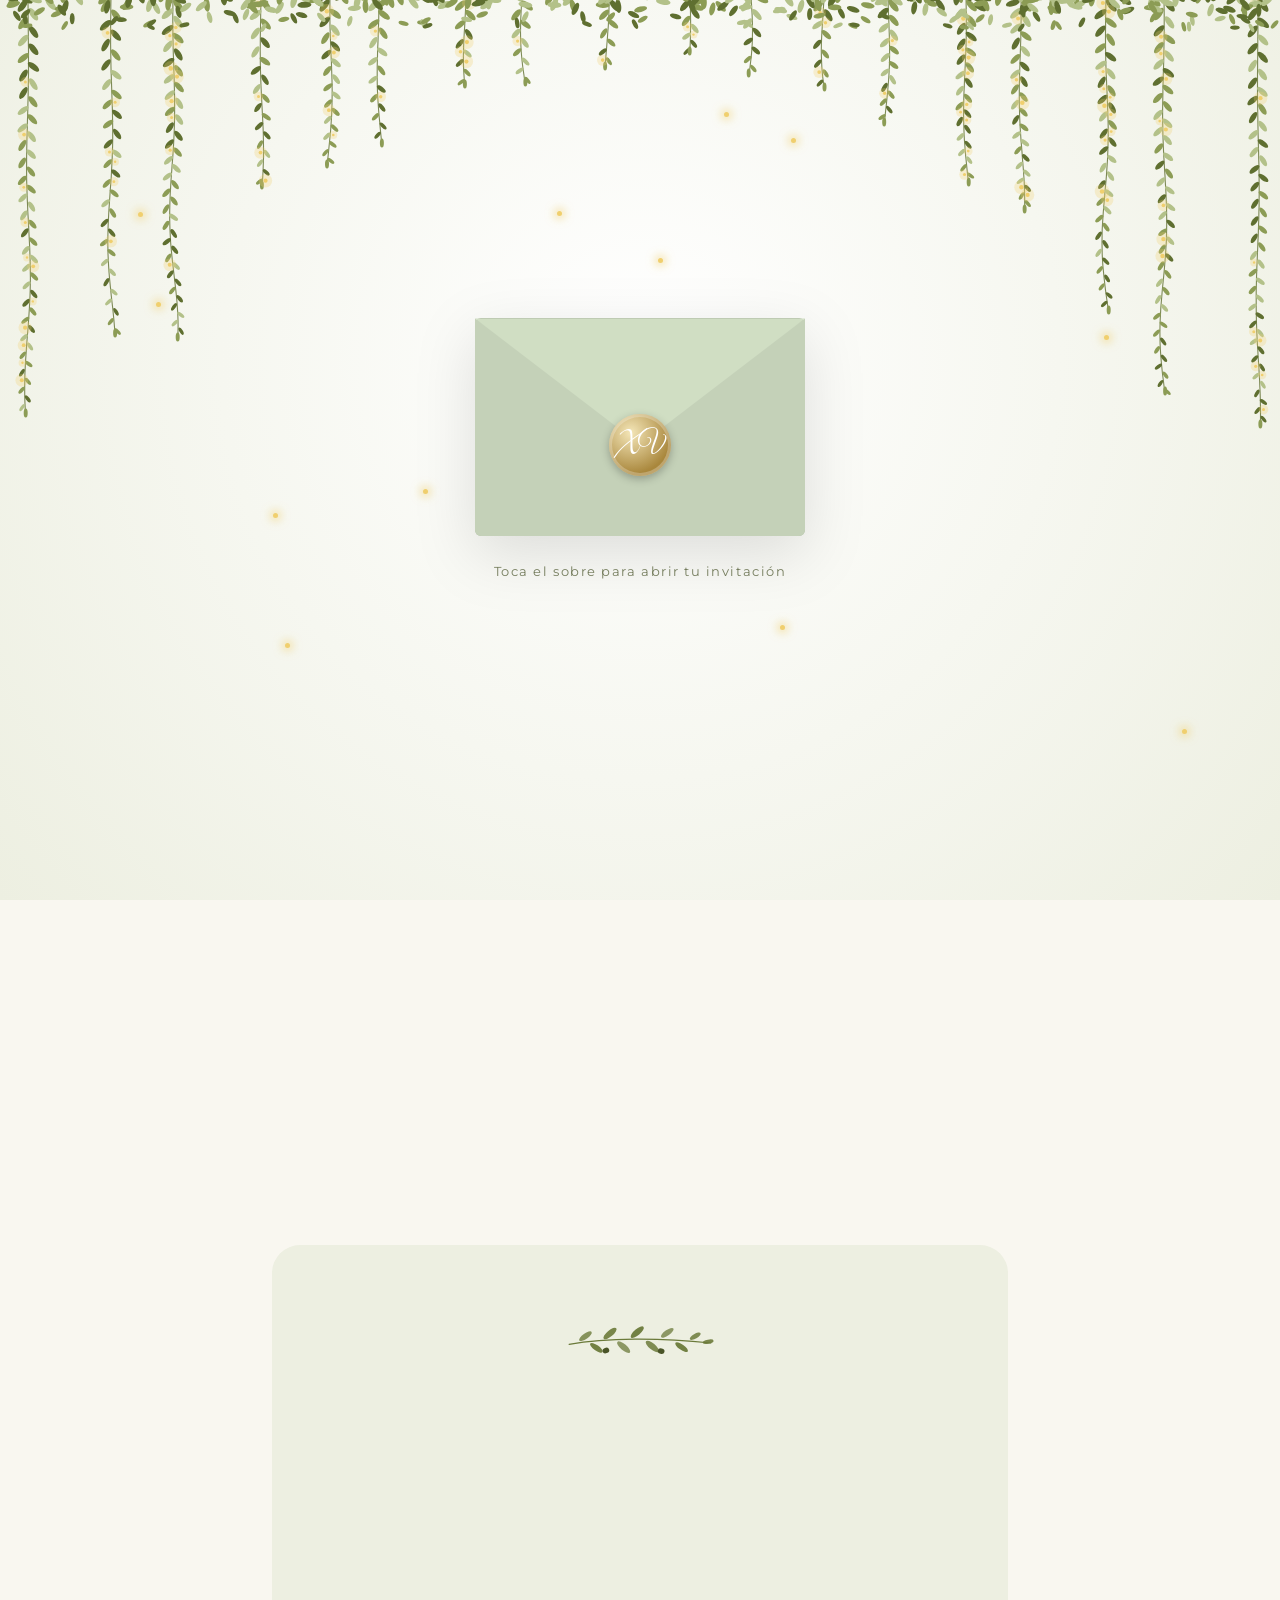
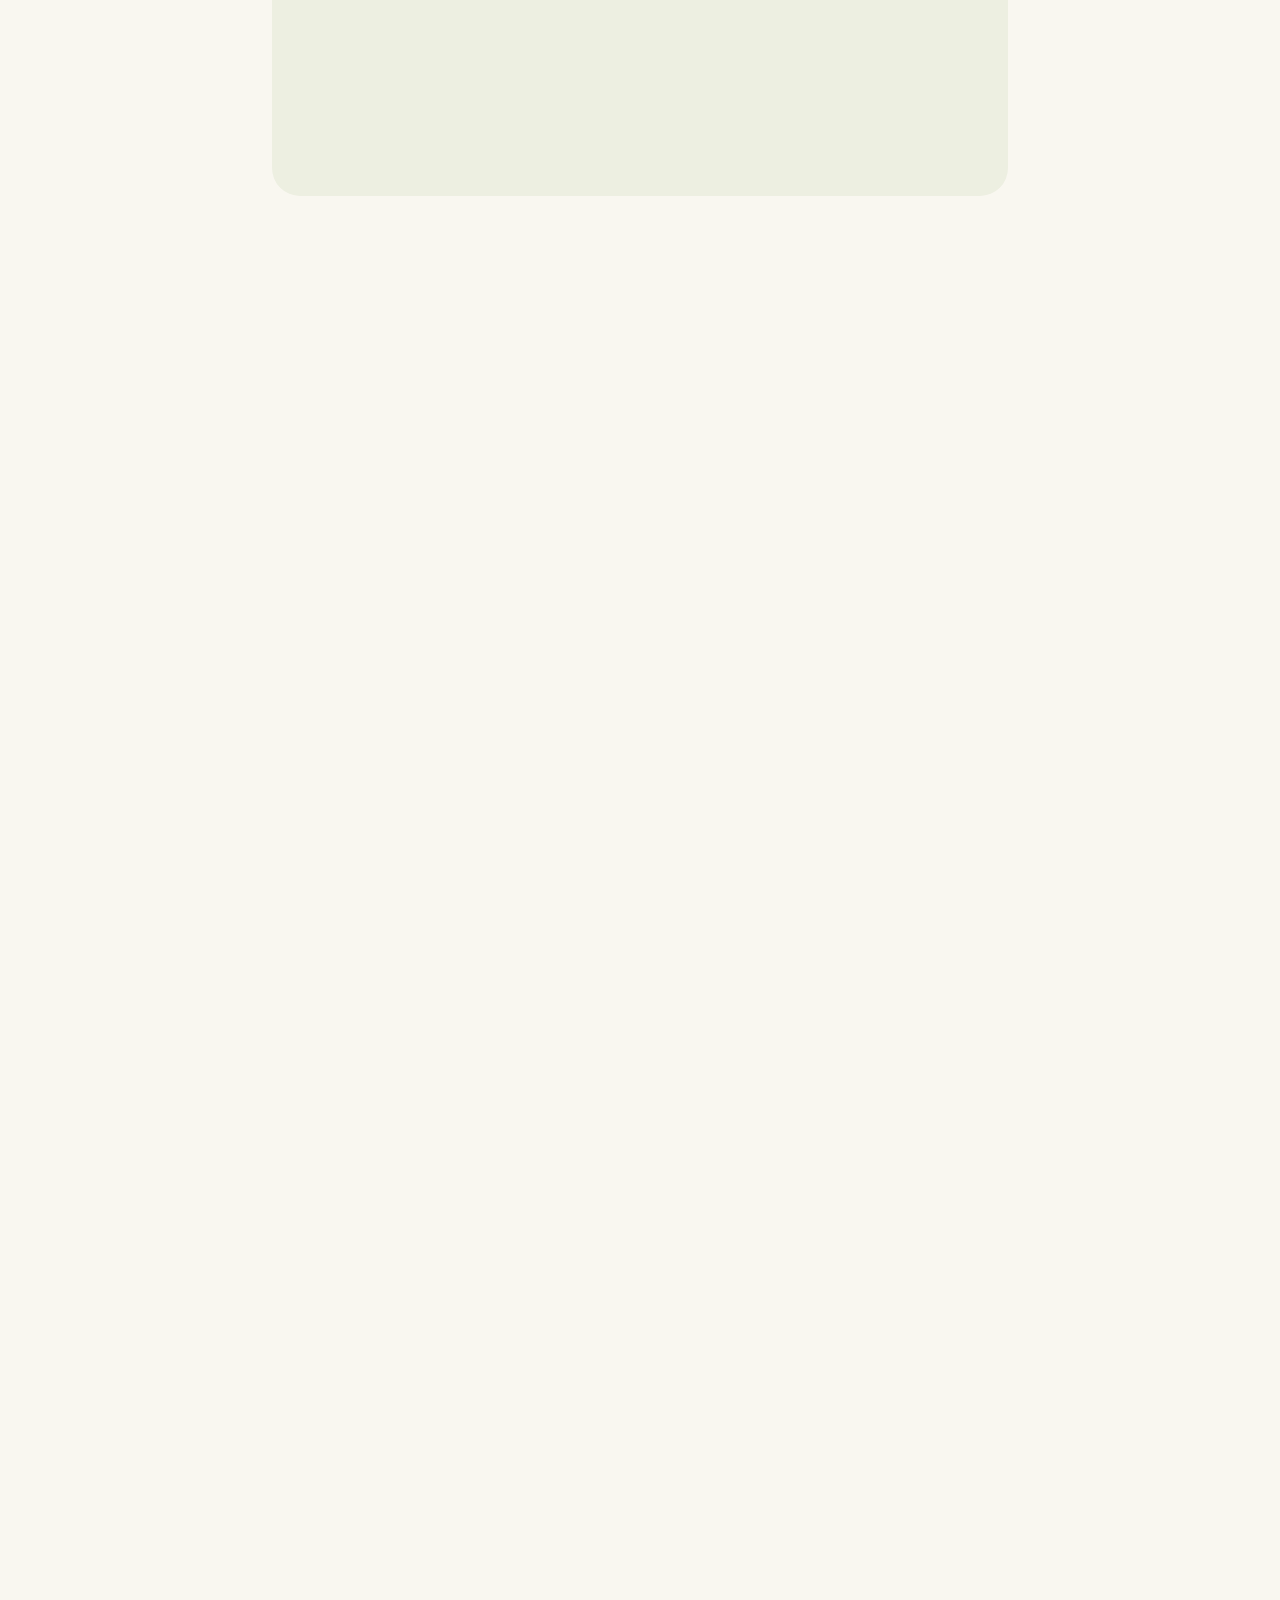
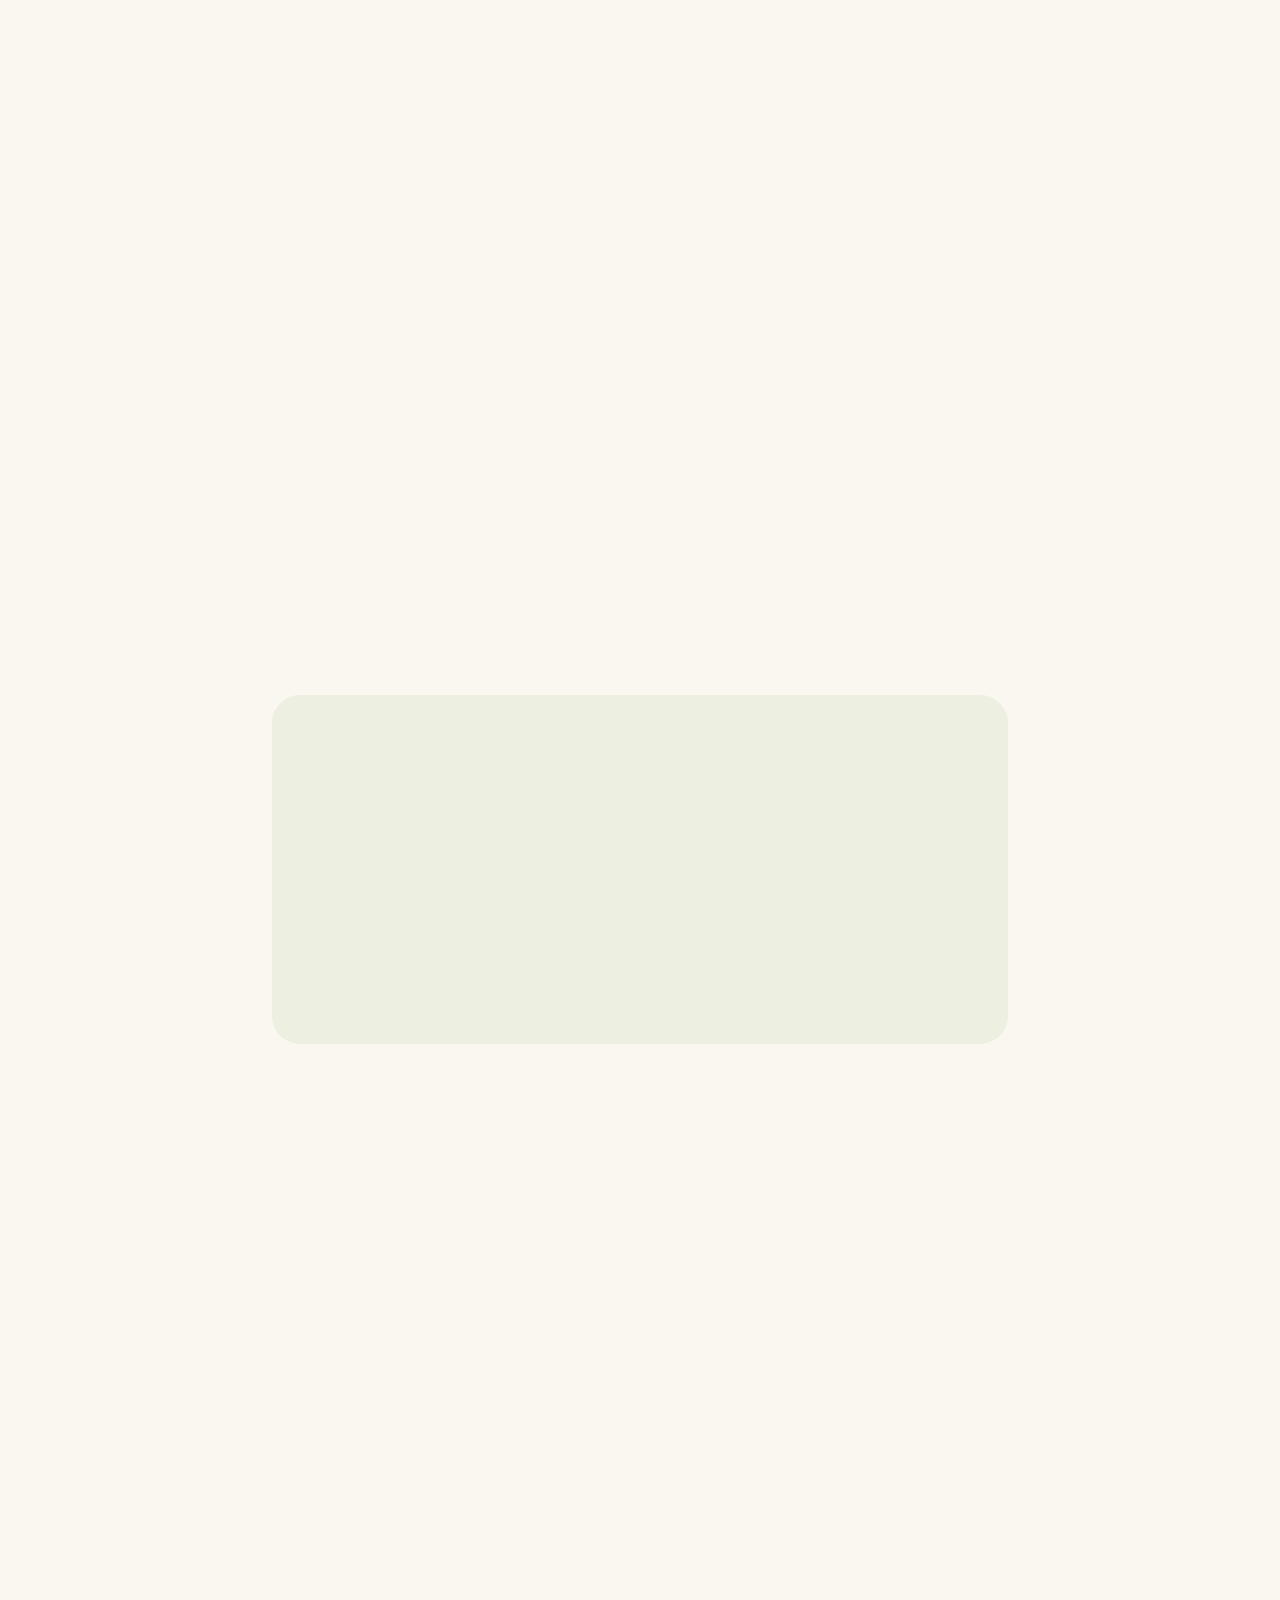
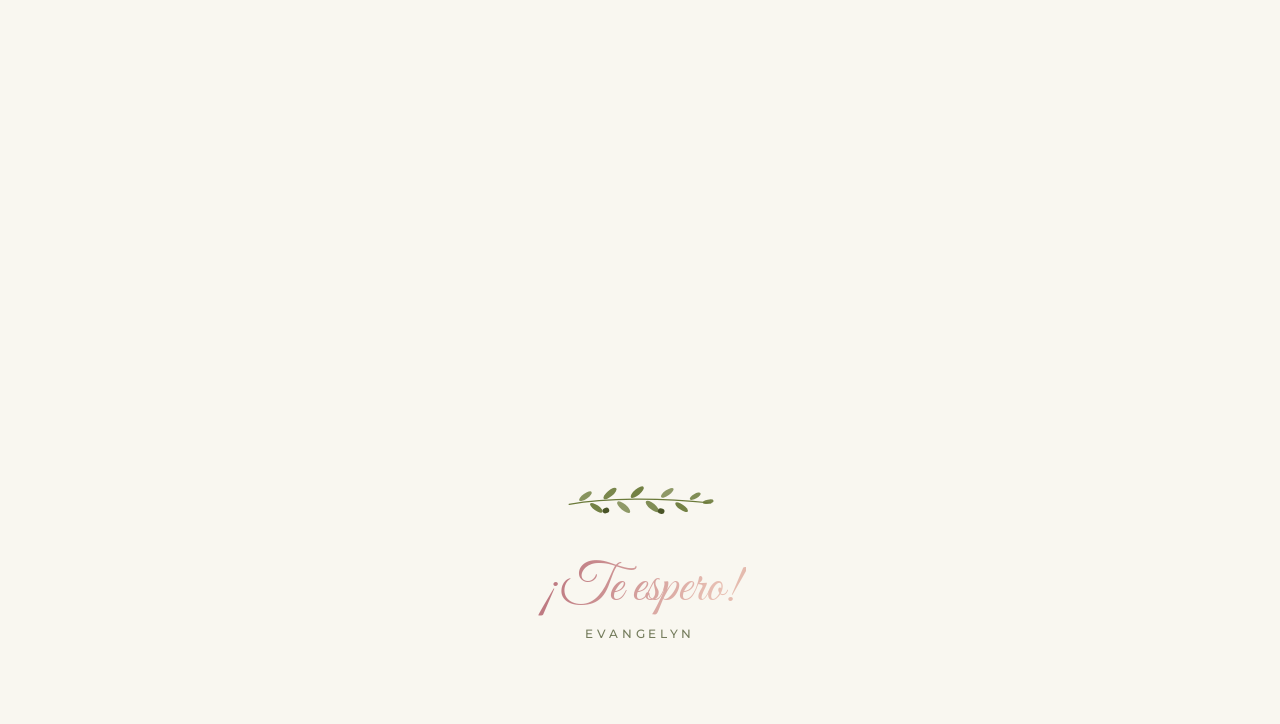
<file: index.html>
<!doctype html>
<html lang="es" data-theme="olivo">
<head>
  <meta charset="utf-8">
  <meta name="viewport" content="width=device-width, initial-scale=1">
  <title>Mis XV Años</title>
  <meta name="description" content="Estás invitado a celebrar mis XV años. Abre tu invitación y confirma tu asistencia.">
  <meta property="og:title" content="Mis XV Años · Invitación">
  <meta property="og:description" content="Abre tu invitación y confirma tu asistencia.">
  <meta property="og:type" content="website">
  <meta name="theme-color" content="#F9F7F0">
  <link rel="preconnect" href="https://fonts.googleapis.com">
  <link rel="preconnect" href="https://fonts.gstatic.com" crossorigin>
  <link href="https://fonts.googleapis.com/css2?family=Cormorant+Garamond:ital,wght@0,400;0,500;0,600;1,400&family=Amatic+SC:wght@700&family=Great+Vibes&family=Montserrat:wght@400;500;600&display=swap" rel="stylesheet">
  <link rel="stylesheet" href="css/styles.css?v=12">
  <script src="js/config.js?v=12"></script>
</head>
<body class="bloqueado">

  <!-- Símbolos SVG reutilizables -->
  <svg width="0" height="0" style="position:absolute" aria-hidden="true">
    <symbol id="rama" viewBox="0 0 220 70">
      <path d="M6 40 C60 30 140 30 214 38" fill="none" stroke="currentColor" stroke-width="1.6" stroke-linecap="round"/>
      <g fill="currentColor">
        <circle cx="28" cy="27" r="9" opacity=".75"/>
        <circle cx="50" cy="45" r="9" opacity=".9"/>
        <circle cx="75" cy="23" r="10" opacity=".85"/>
        <circle cx="100" cy="44" r="10" opacity=".7"/>
        <circle cx="125" cy="22" r="10" opacity=".9"/>
        <circle cx="150" cy="43" r="9" opacity=".8"/>
        <circle cx="172" cy="26" r="8" opacity=".7"/>
        <circle cx="192" cy="43" r="7" opacity=".9"/>
        <circle cx="212" cy="37" r="5" opacity=".8"/>
      </g>
    </symbol>
    <symbol id="rama-olivo" viewBox="0 0 220 70">
      <path d="M6 40 C60 30 140 30 214 38" fill="none" stroke="currentColor" stroke-width="1.6" stroke-linecap="round"/>
      <g fill="currentColor">
        <ellipse cx="30" cy="28" rx="4" ry="11" transform="rotate(55 30 28)" opacity=".8"/>
        <ellipse cx="46" cy="45" rx="4" ry="11" transform="rotate(-55 46 45)" opacity=".95"/>
        <ellipse cx="66" cy="24" rx="4.5" ry="12" transform="rotate(50 66 24)" opacity=".9"/>
        <ellipse cx="86" cy="44" rx="4.5" ry="12" transform="rotate(-50 86 44)" opacity=".75"/>
        <ellipse cx="106" cy="22" rx="4.5" ry="12" transform="rotate(50 106 22)" opacity=".95"/>
        <ellipse cx="128" cy="43" rx="4.5" ry="12" transform="rotate(-50 128 43)" opacity=".85"/>
        <ellipse cx="150" cy="23" rx="4" ry="11" transform="rotate(55 150 23)" opacity=".75"/>
        <ellipse cx="171" cy="44" rx="4" ry="11" transform="rotate(-55 171 44)" opacity=".95"/>
        <ellipse cx="191" cy="28" rx="3.5" ry="9" transform="rotate(60 191 28)" opacity=".85"/>
        <ellipse cx="210" cy="36" rx="3" ry="8" transform="rotate(80 210 36)" opacity=".9"/>
      </g>
      <g style="fill: var(--aceituna, currentColor)">
        <ellipse cx="60" cy="49" rx="5" ry="4" transform="rotate(-20 60 49)"/>
        <ellipse cx="141" cy="50" rx="5" ry="4" transform="rotate(15 141 50)"/>
      </g>
      <!-- Flores silvestres: solo visibles en el tema rural -->
      <g style="fill: var(--flor, none)">
        <circle cx="84" cy="14" r="3"/><circle cx="89" cy="11" r="3"/><circle cx="94" cy="14" r="3"/><circle cx="91" cy="19" r="3"/><circle cx="86" cy="19" r="3"/>
        <circle cx="160" cy="56" r="2.6"/><circle cx="165" cy="53" r="2.6"/><circle cx="169" cy="57" r="2.6"/><circle cx="166" cy="61" r="2.6"/><circle cx="161" cy="61" r="2.6"/>
      </g>
      <g style="fill: var(--flor-centro, none)">
        <circle cx="89" cy="15.5" r="1.8"/><circle cx="164.5" cy="57.5" r="1.5"/>
      </g>
    </symbol>
    <symbol id="i-iglesia" viewBox="0 0 24 24"><path fill="none" stroke="currentColor" stroke-width="1.5" stroke-linejoin="round" d="M12 2v4M10 4h4M12 6l-5 5v10h10V11zM4 21h16M10 21v-4a2 2 0 0 1 4 0v4"/></symbol>
    <symbol id="i-copa" viewBox="0 0 24 24"><path fill="none" stroke="currentColor" stroke-width="1.5" stroke-linecap="round" d="M7 3h10l-1 7a4 4 0 0 1-8 0zM12 14v6M8 21h8M7.5 7h9"/></symbol>
  </svg>

  <!-- Sobre de apertura -->
  <div class="intro" id="intro">
    <div class="enredadera" data-vinas="18" aria-hidden="true"></div>
    <p class="intro__para" data-invitado hidden>Para: <span data-invitado-nombre></span></p>
    <button class="sobre" id="abrir" type="button" aria-label="Abrir invitación">
      <span class="sobre__fondo"></span>
      <span class="sobre__carta">
        <span class="carta__xv">XV</span>
        <span class="carta__nombre" data-campo="nombre">Nombre</span>
      </span>
      <span class="sobre__frente"></span>
      <span class="sobre__solapa"></span>
      <span class="sobre__sello">XV</span>
    </button>
    <p class="intro__ayuda">Toca el sobre para abrir tu invitación</p>
  </div>

  <div class="petalos" id="petalos" aria-hidden="true"></div>

  <main id="contenido">

    <!-- Portada -->
    <section class="portada">
      <div class="enredadera" data-vinas="22" aria-hidden="true"></div>
      <svg class="rama rama--sup" aria-hidden="true"><use href="#rama"/></svg>
      <p class="etiqueta revelar">Mis XV Años</p>
      <h1 class="nombre metal revelar" data-campo="nombre">Nombre</h1>
      <p class="portada__fecha revelar" data-campo="fechaTexto"></p>
      <p class="portada__saludo revelar" data-invitado hidden>
        <span data-invitado-nombre></span>, tenemos el honor de invitarte a celebrar este día tan especial.
      </p>
      <svg class="rama rama--inf" aria-hidden="true"><use href="#rama"/></svg>
      <a class="bajar" href="#cuenta" aria-label="Ver más">
        <span></span>
      </a>
    </section>

    <!-- Cuenta regresiva -->
    <section class="seccion" id="cuenta">
      <p class="etiqueta revelar">Faltan</p>
      <div class="cuenta revelar" id="cuenta-regresiva" aria-live="polite">
        <div><strong data-u="dias">0</strong><span>días</span></div>
        <div><strong data-u="horas">0</strong><span>horas</span></div>
        <div><strong data-u="min">0</strong><span>min</span></div>
        <div><strong data-u="seg">0</strong><span>seg</span></div>
      </div>
      <p class="cuenta__fin" id="cuenta-fin" hidden></p>
      <a class="boton boton--borde revelar" id="calendario" target="_blank" rel="noopener">Agregar a mi calendario</a>
    </section>

    <!-- Mensaje -->
    <section class="seccion seccion--suave">
      <svg class="rama rama--peq" aria-hidden="true"><use href="#rama"/></svg>
      <blockquote class="frase revelar" data-campo="frase"></blockquote>
      <div class="familia">
        <div class="revelar">
          <h2 class="titulo-script metal">Mis padres</h2>
          <ul class="lista-nombres" data-lista="padres"></ul>
        </div>
      </div>
    </section>

    <!-- Momentos (galería de fotos) -->
    <section class="seccion" id="momentos">
      <p class="etiqueta revelar">Mi historia</p>
      <h2 class="titulo-script metal revelar">Momentos</h2>
      <div class="galeria" id="galeria"></div>
    </section>

    <!-- Evento -->
    <section class="seccion">
      <p class="etiqueta revelar">Dónde y cuándo</p>
      <h2 class="titulo-script metal revelar">El gran día</h2>
      <div class="tarjetas" id="eventos"></div>
    </section>

    <!-- Vestimenta y regalos -->
    <section class="seccion seccion--suave">
      <div class="dos-col">
        <div class="revelar">
          <p class="etiqueta">Código de vestimenta</p>
          <h2 class="titulo-script metal" data-campo="vestimenta.tipo">Formal</h2>
          <p data-campo="vestimenta.nota"></p>        </div>
        <div class="revelar">
          <p class="etiqueta">Regalos</p>
          <h2 class="titulo-script metal">Un detalle</h2>
          <p data-campo="regalos.texto"></p>
        </div>
      </div>
    </section>

    <!-- Confirmación -->
    <section class="seccion" id="rsvp">
      <p class="etiqueta revelar">Confirma tu asistencia</p>
      <h2 class="titulo-script metal revelar">¿Me acompañas?</h2>
      <p class="revelar">Por favor confirma antes del <strong data-campo="rsvp.fechaLimite"></strong>.</p>
      <p class="pases revelar" data-invitado hidden>
        Invitación para <strong data-invitado-nombre></strong> · <span id="pases-texto"></span>
      </p>

      <div class="aviso" id="ya-respondio" hidden>
        Ya enviaste una confirmación desde este dispositivo.
        <button type="button" class="enlace" id="enviar-otra">Enviar otra respuesta</button>
      </div>

      <form class="formulario revelar" id="form-rsvp" novalidate>
        <fieldset class="opciones">
          <legend>¿Asistirás?</legend>
          <label class="opcion"><input type="radio" name="asistencia" value="si" checked><span>¡Sí, ahí estaré!</span></label>
          <label class="opcion"><input type="radio" name="asistencia" value="no"><span>No podré asistir</span></label>
        </fieldset>

        <div class="campo" id="campo-cantidad">
          <label for="cantidad">Cantidad de personas</label>
          <select id="cantidad" name="cantidad"></select>
        </div>

        <div id="nombres"></div>

        <div class="campo">
          <label for="telefono">Teléfono <small>(opcional)</small></label>
          <input id="telefono" name="telefono" type="tel" autocomplete="tel" maxlength="30">
        </div>

        <div class="campo">
          <label for="mensaje">Mensaje para la quinceañera <small>(opcional)</small></label>
          <textarea id="mensaje" name="mensaje" rows="3" maxlength="500"></textarea>
        </div>

        <!-- Campo trampa para bots: no lo llenan las personas -->
        <div class="trampa" aria-hidden="true">
          <label>Sitio web <input type="text" name="website" tabindex="-1" autocomplete="off"></label>
        </div>

        <p class="error" id="error" role="alert" hidden></p>
        <button class="boton" type="submit" id="enviar">Enviar confirmación</button>
      </form>

      <div class="exito" id="exito" hidden tabindex="-1">
        <h3 class="titulo-script metal" id="exito-titulo">¡Gracias!</h3>
        <p id="exito-texto"></p>
        <ul class="lista-nombres" id="exito-lista"></ul>
        <p class="nota" id="exito-demo" hidden>Modo demostración: la respuesta no se guardó porque aún no se configuró <code>urlGoogleScript</code>.</p>
      </div>
    </section>

    <footer class="pie">
      <svg class="rama rama--peq" aria-hidden="true"><use href="#rama"/></svg>
      <p class="titulo-script metal">¡Te espero!</p>
      <p class="etiqueta" data-campo="nombre">Nombre</p>
    </footer>
  </main>

  <!-- Visor de fotos -->
  <dialog class="visor" id="visor" aria-label="Foto ampliada">
    <img id="visor-img" alt="">
    <button type="button" class="visor__btn visor__cerrar" id="visor-cerrar" aria-label="Cerrar">&times;</button>
    <button type="button" class="visor__btn visor__ant" id="visor-ant" aria-label="Foto anterior">&lsaquo;</button>
    <button type="button" class="visor__btn visor__sig" id="visor-sig" aria-label="Foto siguiente">&rsaquo;</button>
    <p class="visor__cuenta" id="visor-cuenta"></p>
  </dialog>

  <button class="musica" id="musica" type="button" aria-label="Pausar música" hidden>
    <span></span><span></span><span></span>
  </button>

  <script src="js/main.js?v=12"></script>
</body>
</html>
</file>
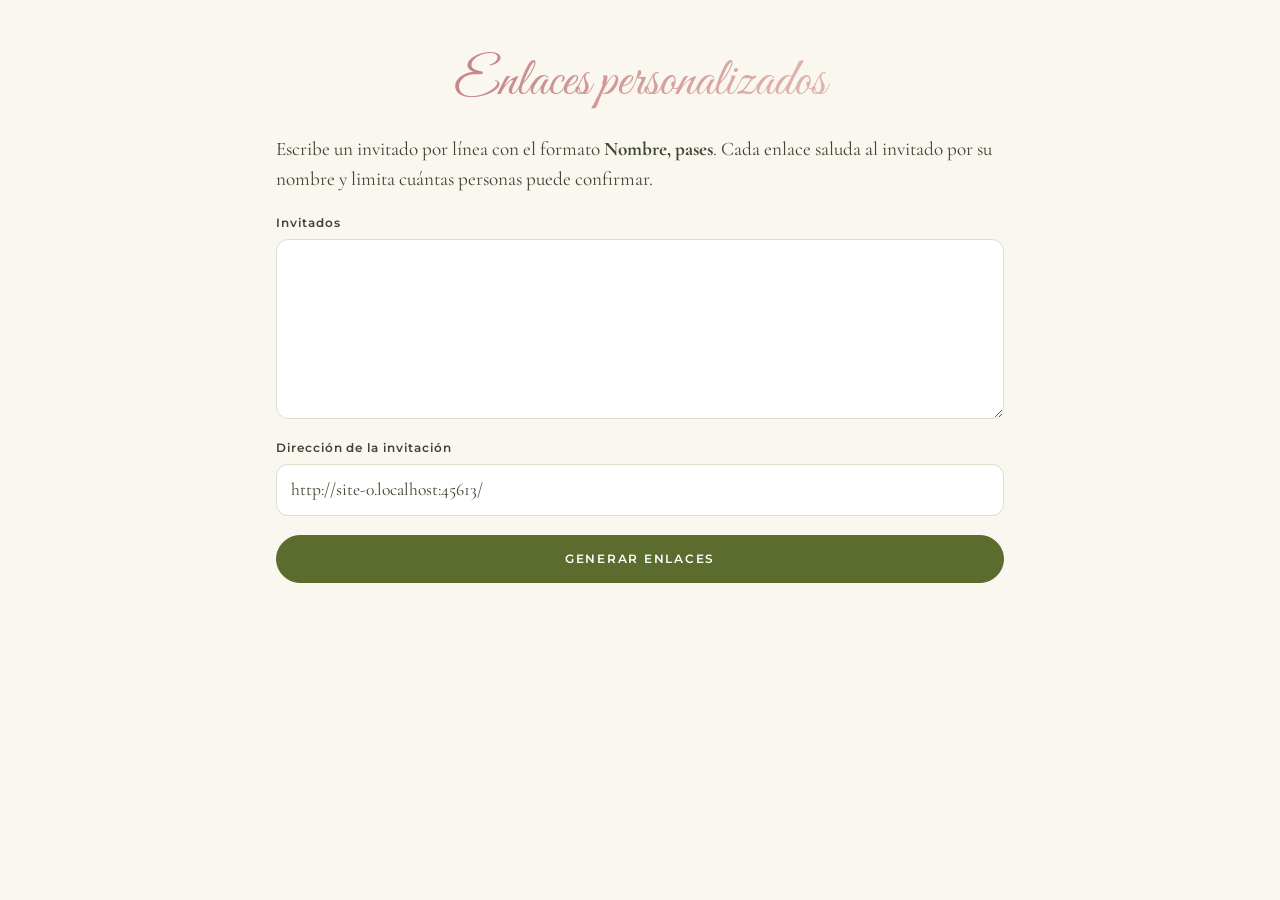
<file: generador.html>
<!doctype html>
<html lang="es" data-theme="olivo">
<head>
  <meta charset="utf-8">
  <meta name="viewport" content="width=device-width, initial-scale=1">
  <meta name="robots" content="noindex">
  <title>Generador de enlaces</title>
  <link href="https://fonts.googleapis.com/css2?family=Cormorant+Garamond:wght@400;600&family=Great+Vibes&family=Montserrat:wght@400;500;600&display=swap" rel="stylesheet">
  <link rel="stylesheet" href="css/styles.css?v=10">
  <script src="js/config.js?v=10"></script>
  <style>
    body { text-align: left; }
    .gen { max-width: 760px; margin: 0 auto; padding: 3rem 16px; display: flex; flex-direction: column; gap: 1.2rem; }
    .gen h1 { text-align: center; }
    .gen textarea { min-height: 180px; font-family: "Montserrat", sans-serif; font-size: .95rem; }
    .gen .campo input, .gen .campo textarea { background: var(--surface); }
    .fila { background: var(--surface); border: 1px solid var(--linea); border-radius: 16px; padding: 1rem; display: flex; flex-direction: column; gap: .6rem; }
    .fila code { font-size: .8rem; word-break: break-all; color: var(--muted); }
    .acciones { display: flex; gap: .5rem; flex-wrap: wrap; }
    .acciones .boton { min-height: 40px; padding: .5rem 1rem; font-size: .7rem; }
  </style>
</head>
<body>
  <div class="gen">
    <h1 class="titulo-script metal">Enlaces personalizados</h1>
    <p>Escribe un invitado por línea con el formato <strong>Nombre, pases</strong>. Cada enlace saluda al invitado por su nombre y limita cuántas personas puede confirmar.</p>
    <div class="campo">
      <label for="lista">Invitados</label>
      <textarea id="lista"></textarea>
    </div>
    <div class="campo">
      <label for="base">Dirección de la invitación</label>
      <input id="base" type="url">
    </div>
    <button class="boton" id="generar" type="button">Generar enlaces</button>
    <div id="salida" style="display:flex;flex-direction:column;gap:.8rem"></div>
  </div>
  <script>
    (function () {
      var base = document.getElementById("base");
      base.value = location.href.replace(/generador\.html.*$/, "");
      document.getElementById("generar").addEventListener("click", function () {
        var salida = document.getElementById("salida");
        salida.innerHTML = "";
        document.getElementById("lista").value.split("\n").forEach(function (linea) {
          var partes = linea.split(",");
          var nombre = partes[0].trim();
          if (!nombre) return;
          var pases = parseInt(partes[1], 10) || 1;
          var url = base.value.trim() + "?invitado=" + encodeURIComponent(nombre) + "&pases=" + pases;
          var texto = "¡Hola " + nombre + "! Con mucho cariño te invito a celebrar mis XV años. Abre tu invitación aquí: " + url;
          var fila = document.createElement("div");
          fila.className = "fila";
          fila.innerHTML = "<strong></strong><code></code><div class='acciones'>" +
            "<button class='boton boton--borde' type='button'>Copiar enlace</button>" +
            "<a class='boton' target='_blank' rel='noopener'>Enviar por WhatsApp</a></div>";
          fila.querySelector("strong").textContent = nombre + " · " + pases + (pases === 1 ? " pase" : " pases");
          fila.querySelector("code").textContent = url;
          fila.querySelector("a").href = "https://wa.me/?text=" + encodeURIComponent(texto);
          var copiar = fila.querySelector("button");
          copiar.addEventListener("click", function () {
            navigator.clipboard.writeText(url).then(function () { copiar.textContent = "¡Copiado!"; });
          });
          salida.appendChild(fila);
        });
      });
    })();
  </script>
</body>
</html>
</file>
<file: css/styles.css>
/* ============================================================
   PALETAS (cambia en js/config.js -> tema)
   ============================================================ */
:root {
  --vina-1: var(--accent);
  --vina-2: var(--accent);
  --vina-3: var(--accent);
  --luz: var(--metal-2);
  --sobre: var(--primary);
  --petalo: var(--primary);
  --f-label: "Montserrat", sans-serif;
}
[data-theme="olivo"] {
  /* Verde olivo predominante · detalles rosados en oro rosa */
  --bg: #F9F7F0;
  --surface: #FFFFFF;
  --suave: #EDEFE1;
  --text: #3E4530;
  --muted: #747C5C;
  --primary: #E3B5B3;
  --accent: #6B7A3A;
  --aceituna: #4A5427;
  --btn: #5C6B2E;
  --on-btn: #FFFFFF;
  --metal-1: #B76E79;
  --metal-2: #E9C2B5;
  --metal-3: #C48A7E;
  --linea: #DCDFC9;
  --sobre: #C4D1B8;
  --vina-1: #5F6F30;
  --vina-2: #8C9C55;
  --vina-3: #B3C189;
  --luz: #F0CF6E;
  --sello-1: #F4E6B8;
  --sello-2: #A9873C;
  --petalo: #E3B5B3;
}
[data-theme="rural"] {
  /* Campestre: verde olivo, lino, kraft y flores silvestres rosadas */
  --bg: #F1EADB;
  --surface: #FBF7EE;
  --suave: #E7DEC9;
  --text: #3A3C27;
  --muted: #6D6A4E;
  --primary: #D9A3A0;
  --accent: #5E6B34;
  --aceituna: #3F4720;
  --flor: #E2A9A8;
  --flor-centro: #E9C46A;
  --btn: #5E6B34;
  --on-btn: #FFFFFF;
  --metal-1: #4F5A2A;
  --metal-2: #9AA35A;
  --metal-3: #6E7A3A;
  --linea: #CFC3A6;
  --sobre: #C4A57C;
  --vina-1: #55622C;
  --vina-2: #7F8E48;
  --vina-3: #A9B67A;
  --luz: #EFC762;
  --petalo: #D9A3A0;
  --f-label: "Amatic SC", "Montserrat", sans-serif;
}

[data-theme="romantico"] {
  /* Rosa palo · Marfil · Oro rosa · Eucalipto */
  --bg: #FBF7F2;
  --surface: #FFFFFF;
  --suave: #F6EAE7;
  --text: #5B3E43;
  --muted: #8E7478;
  --primary: #C9979B;
  --accent: #7F9C8A;
  --btn: #9E6870;
  --on-btn: #FFFFFF;
  --metal-1: #B76E79;
  --metal-2: #E9C2B5;
  --metal-3: #C48A7E;
  --linea: #E7D3CF;
}
[data-theme="gala"] {
  /* Azul marino · Lavanda · Dorado · Blanco */
  --bg: #0E1730;
  --surface: #16224A;
  --suave: #131E40;
  --text: #F4F2FA;
  --muted: #B9B6D3;
  --primary: #B8A6E3;
  --accent: #CDB8F0;
  --btn: #D4AF37;
  --on-btn: #0E1730;
  --metal-1: #B8892F;
  --metal-2: #F3D98B;
  --metal-3: #D4AF37;
  --linea: #2C3A6B;
}
[data-theme="encantado"] {
  /* Salvia · Blush · Champán · Beige */
  --bg: #F4EEE6;
  --surface: #FFFDF9;
  --suave: #E9EDE3;
  --text: #46503F;
  --muted: #7D8578;
  --primary: #E8B7B5;
  --accent: #8FA587;
  --btn: #66805E;
  --on-btn: #FFFFFF;
  --metal-1: #A88B5A;
  --metal-2: #F1E2C3;
  --metal-3: #CDB485;
  --linea: #DDD5C6;
}
[data-theme="tropical"] {
  /* Coral · Durazno · Menta · Blanco cálido */
  --bg: #FFF8F1;
  --surface: #FFFFFF;
  --suave: #FFE9DC;
  --text: #5A3A33;
  --muted: #8C6C64;
  --primary: #FFB79A;
  --accent: #5DBB9F;
  --btn: #D24E3D;
  --on-btn: #FFFFFF;
  --metal-1: #E2563F;
  --metal-2: #FFB79A;
  --metal-3: #F17A62;
  --linea: #F6D6C5;
}
[data-theme="minimal"] {
  /* Malva · Ciruela · Plata · Blanco nieve */
  --bg: #FBFAFC;
  --surface: #FFFFFF;
  --suave: #F1EAF0;
  --text: #4B2A45;
  --muted: #85707F;
  --primary: #C3A6C1;
  --accent: #A887A6;
  --btn: #6E3E68;
  --on-btn: #FFFFFF;
  --metal-1: #6E3E68;
  --metal-2: #C9B6C7;
  --metal-3: #9D8FA0;
  --linea: #E5DAE3;
}
[data-theme="verano"] {
  /* Azul cielo · Rosa bebé · Amarillo manteca · Plata mate */
  --bg: #FAFCFF;
  --surface: #FFFFFF;
  --suave: #EEF5FC;
  --text: #4E5873;
  --muted: #7F88A0;
  --primary: #F6C9D6;
  --accent: #9CC9EC;
  --btn: #4F86B8;
  --on-btn: #FFFFFF;
  --metal-1: #8E959E;
  --metal-2: #E6E8EB;
  --metal-3: #B4BAC2;
  --linea: #DCE6F2;
}

/* ============================================================
   BASE
   ============================================================ */
*, *::before, *::after { box-sizing: border-box; }
html { scroll-behavior: smooth; }
body {
  margin: 0;
  background: var(--bg);
  color: var(--text);
  font-family: "Cormorant Garamond", Georgia, serif;
  font-size: 1.2rem;
  line-height: 1.55;
  text-align: center;
  -webkit-font-smoothing: antialiased;
  overflow-x: hidden;
}
body.bloqueado { overflow: hidden; height: 100vh; }
img, svg { display: block; }
h1, h2, h3, p { margin: 0; }
[hidden] { display: none !important; }

.metal {
  background: linear-gradient(110deg, var(--metal-1) 0%, var(--metal-2) 45%, var(--metal-3) 70%, var(--metal-1) 100%);
  background-size: 200% auto;
  -webkit-background-clip: text;
  background-clip: text;
  color: transparent;
  animation: brillo 6s linear infinite;
}
@keyframes brillo { to { background-position: 200% center; } }

.etiqueta {
  font-family: var(--f-label);
  font-size: .72rem;
  font-weight: 500;
  letter-spacing: .32em;
  text-transform: uppercase;
  color: var(--muted);
}
.titulo-script {
  font-family: "Great Vibes", cursive;
  font-weight: 400;
  font-size: clamp(2.4rem, 8vw, 3.4rem);
  line-height: 1.25;
  padding: 0 .1em;
}

.rama { color: var(--accent); width: 220px; height: 70px; margin: 0 auto; }
.rama--peq { width: 150px; height: 48px; margin-bottom: 1.5rem; }

/* ============================================================
   SOBRE DE APERTURA
   ============================================================ */
.intro {
  position: fixed; inset: 0; z-index: 50;
  display: flex; flex-direction: column; align-items: center; justify-content: center;
  gap: 1.6rem; padding: 16px;
  background: radial-gradient(circle at 50% 40%, var(--surface), var(--suave));
  transition: opacity .8s ease, visibility .8s;
}
.intro.oculto { opacity: 0; visibility: hidden; }
.intro__para { font-style: italic; font-size: 1.3rem; }
.intro__ayuda {
  font-family: "Montserrat", sans-serif; font-size: .8rem; letter-spacing: .12em;
  color: var(--muted); animation: latido 2s ease-in-out infinite;
}
@keyframes latido { 50% { opacity: .45; } }

.sobre {
  --w: min(330px, 86vw);
  position: relative; width: var(--w); height: calc(var(--w) * .66);
  border: 0; padding: 0; background: none; cursor: pointer;
  perspective: 900px;
  filter: drop-shadow(0 18px 30px rgba(0,0,0,.12));
  transition: transform .3s ease;
}
.sobre:hover { transform: translateY(-4px); }
.sobre:focus-visible { outline: 2px solid var(--btn); outline-offset: 8px; }
.sobre > span { position: absolute; inset: 0; display: block; }
.sobre__fondo { background: var(--sobre); border-radius: 6px; filter: brightness(.88); }
.sobre__carta {
  inset: 6% 5% 4% !important;
  background: var(--surface); border-radius: 4px;
  display: flex !important; flex-direction: column; align-items: center; justify-content: center;
  box-shadow: 0 0 0 1px var(--linea) inset;
  transition: transform .9s cubic-bezier(.3,.7,.3,1) .45s;
  z-index: 1;
}
.carta__xv { font-family: var(--f-label); letter-spacing: .4em; font-size: .7rem; color: var(--muted); }
.carta__nombre { font-family: "Great Vibes", cursive; font-size: 2.2rem; color: var(--btn); }
.sobre__frente {
  background: var(--sobre); border-radius: 0 0 6px 6px; z-index: 2;
  clip-path: polygon(0 0, 50% 52%, 100% 0, 100% 100%, 0 100%);
}
.sobre__solapa {
  background: var(--sobre); filter: brightness(1.06); z-index: 3;
  clip-path: polygon(0 0, 100% 0, 50% 58%);
  transform-origin: top center;
  transition: transform .6s ease, z-index 0s .3s;
}
.sobre__sello {
  inset: auto !important; left: 50% !important; top: 58% !important;
  width: 62px; height: 62px; margin: -31px 0 0 -31px; border-radius: 50%; z-index: 4;
  display: grid !important; place-items: center;
  font-family: "Great Vibes", cursive; font-size: 1.7rem; color: #fff;
  background: radial-gradient(circle at 35% 30%, var(--sello-1, var(--metal-2)), var(--sello-2, var(--metal-1)) 70%);
  box-shadow: 0 3px 8px rgba(0,0,0,.25), inset 0 0 0 3px rgba(255,255,255,.25);
  transition: opacity .3s ease, transform .3s ease;
}
.sobre.abierto .sobre__sello { opacity: 0; transform: scale(.6); }
.sobre.abierto .sobre__solapa { transform: rotateX(180deg); z-index: 0; }
.sobre.abierto .sobre__carta { transform: translateY(-55%); }

/* ============================================================
   PÉTALOS
   ============================================================ */
.petalo.h1 { background: var(--vina-1); }
.petalo.h3 { background: var(--vina-3); }
.petalos { position: fixed; inset: 0; pointer-events: none; z-index: 40; overflow: hidden; }
.petalo {
  position: absolute; top: -20px; width: 12px; height: 12px;
  background: var(--vina-2); opacity: .8;
  border-radius: 50%;
  animation: caer linear infinite;
}
@keyframes caer {
  0%   { transform: translate(0, -20px) rotate(0deg); }
  50%  { transform: translate(40px, 50vh) rotate(180deg); }
  100% { transform: translate(-20px, 105vh) rotate(360deg); }
}

/* ============================================================
   SECCIONES
   ============================================================ */
main { max-width: 760px; margin: 0 auto; }
.seccion { padding: 4.5rem 16px; display: flex; flex-direction: column; align-items: center; gap: 1rem; }
.seccion--suave { background: var(--suave); border-radius: 28px; margin: 0 12px; }

.portada {
  min-height: 100vh; min-height: 100svh; padding: 3rem 16px 5rem;
  display: flex; flex-direction: column; align-items: center; justify-content: center; gap: .8rem;
  position: relative;
}
.rama--sup { transform: rotate(180deg); margin-bottom: 1rem; }
.rama--inf { margin-top: 1.2rem; }
.nombre {
  font-family: "Great Vibes", cursive; font-weight: 400;
  font-size: clamp(4rem, 19vw, 7.5rem); line-height: 1.15; padding: 0 .15em;
}
.portada__completo {
  font-family: var(--f-label); font-size: .78rem; font-weight: 500; letter-spacing: .22em; text-transform: uppercase;
  color: var(--text); margin-top: -.6rem; max-width: 30ch;
}
[data-theme="rural"] .portada__completo { font-size: 1.3rem; font-weight: 700; letter-spacing: .12em; }
.portada__fecha { font-size: 1.35rem; font-style: italic; }
.portada__saludo { max-width: 30ch; color: var(--muted); }
.bajar {
  position: absolute; bottom: 1.8rem; left: 50%; width: 26px; height: 42px; margin-left: -13px;
  border: 1.5px solid var(--muted); border-radius: 14px;
}
.bajar span {
  position: absolute; left: 50%; top: 8px; width: 4px; height: 8px; margin-left: -2px;
  border-radius: 2px; background: var(--muted); animation: rueda 1.8s ease-in-out infinite;
}
@keyframes rueda { 60% { transform: translateY(12px); opacity: 0; } 100% { opacity: 0; } }

/* Cuenta regresiva */
.cuenta { display: grid; grid-template-columns: repeat(4, 1fr); gap: .6rem; width: 100%; max-width: 440px; margin-bottom: 1rem; }
.cuenta div {
  background: var(--surface); border: 1px solid var(--linea); border-radius: 16px;
  padding: .9rem 0 .7rem; display: flex; flex-direction: column;
}
.cuenta strong { font-size: clamp(1.8rem, 7vw, 2.4rem); font-weight: 500; line-height: 1; font-variant-numeric: tabular-nums lining-nums; }
.cuenta span { font-family: var(--f-label); font-size: .62rem; letter-spacing: .2em; text-transform: uppercase; color: var(--muted); margin-top: .35rem; }
.cuenta__fin { font-style: italic; font-size: 1.4rem; }

/* Frase y familia */
.frase { margin: 0; max-width: 34ch; font-size: 1.45rem; font-style: italic; line-height: 1.5; }
.familia { display: flex; flex-wrap: wrap; justify-content: center; gap: 1.5rem 3rem; margin-top: 2rem; width: 100%; }
.lista-nombres { list-style: none; padding: 0; margin: .3rem 0 0; }

/* Tarjetas de evento */
.tarjetas { display: grid; gap: 1.2rem; width: 100%; margin-top: 1rem; }
.tarjeta {
  background: var(--surface); border: 1px solid var(--linea); border-radius: 22px;
  padding: 2rem 1.2rem; display: flex; flex-direction: column; align-items: center; gap: .4rem;
}
.tarjeta svg { width: 38px; height: 38px; color: var(--accent); margin-bottom: .4rem; }
.tarjeta h3 { font-family: var(--f-label); font-size: .8rem; font-weight: 600; letter-spacing: .25em; text-transform: uppercase; }
.tarjeta__hora { font-size: 1.9rem; font-weight: 500; }
.tarjeta__lugar { font-weight: 600; }
.tarjeta__dir { color: var(--muted); font-size: 1.05rem; margin-bottom: .8rem; }

/* Vestimenta y regalos */
.dos-col { display: grid; gap: 3rem; width: 100%; }
.dos-col p:not(.etiqueta) { max-width: 32ch; margin: 0 auto; }
.muestras { display: flex; justify-content: center; gap: .5rem; margin-top: 1rem; }
.muestras span { width: 26px; height: 26px; border-radius: 50%; border: 2px solid var(--surface); box-shadow: 0 0 0 1px var(--linea); }
.muestras span:nth-child(1) { background: var(--primary); }
.muestras span:nth-child(2) { background: var(--accent); }
.muestras span:nth-child(3) { background: linear-gradient(135deg, var(--metal-1), var(--metal-2)); }

/* Momentos: galería de fotos */
.galeria { display: grid; grid-template-columns: repeat(2, 1fr); gap: .6rem; width: 100%; margin-top: 1rem; }
.galeria__foto {
  position: relative; aspect-ratio: 4 / 5; padding: 0; border: 0; border-radius: 16px; overflow: hidden;
  background: var(--suave); cursor: zoom-in;
  box-shadow: 0 0 0 1px var(--linea), 0 8px 20px rgba(0,0,0,.08);
}
.galeria__foto:first-child { grid-column: span 2; aspect-ratio: 8 / 5; }
.galeria__foto img { width: 100%; height: 100%; object-fit: cover; transition: transform .6s ease; }
.galeria__foto:hover img { transform: scale(1.04); }
.galeria__foto:focus-visible { outline: 2px solid var(--btn); outline-offset: 3px; }

/* Visor de fotos ampliadas */
body.con-visor { overflow: hidden; }
.visor {
  width: 100vw; height: 100vh; height: 100dvh; max-width: none; max-height: none; margin: 0; padding: 0; border: 0;
  background: transparent; color: #fff;
}
.visor[open] { display: flex; align-items: center; justify-content: center; animation: entrar .3s ease both; }
.visor::backdrop { background: rgba(20, 22, 14, .92); }
.visor img { max-width: calc(100vw - 32px); max-height: calc(100dvh - 120px); border-radius: 10px; box-shadow: 0 10px 40px rgba(0,0,0,.4); }
.visor__btn {
  position: absolute; width: 48px; height: 48px; border-radius: 50%; border: 0; cursor: pointer;
  background: rgba(255,255,255,.14); color: #fff; font-size: 2rem; line-height: 1;
  display: flex; align-items: center; justify-content: center;
}
.visor__btn:hover { background: rgba(255,255,255,.26); }
.visor__btn:focus-visible { outline: 2px solid #fff; outline-offset: 2px; }
.visor__cerrar { top: 16px; right: 16px; }
.visor__ant, .visor__sig { top: 50%; margin-top: -24px; }
.visor__ant { left: 16px; }
.visor__sig { right: 16px; }
.visor__cuenta {
  position: absolute; bottom: 20px; left: 0; right: 0;
  font-family: "Montserrat", sans-serif; font-size: .8rem; letter-spacing: .2em; opacity: .8;
}
@media (max-width: 640px) {
  .visor__ant, .visor__sig { top: auto; bottom: 8px; margin-top: 0; }
}

/* Botones */
.boton {
  display: inline-flex; align-items: center; justify-content: center; gap: .5rem;
  min-height: 48px; padding: .8rem 1.8rem; border-radius: 999px;
  border: 1.5px solid var(--btn); background: var(--btn); color: var(--on-btn);
  font-family: var(--f-label); font-size: .78rem; font-weight: 600; letter-spacing: .14em; text-transform: uppercase;
  text-decoration: none; cursor: pointer; transition: transform .2s ease, opacity .2s ease;
}
.boton:hover { transform: translateY(-2px); }
.boton:disabled { opacity: .6; cursor: wait; transform: none; }
.boton--borde { background: transparent; color: var(--btn); }
[data-theme="gala"] .boton--borde { color: var(--metal-2); border-color: var(--metal-2); }
.enlace { background: none; border: 0; padding: 0; color: var(--btn); text-decoration: underline; font: inherit; cursor: pointer; }

/* ============================================================
   FORMULARIO
   ============================================================ */
.pases { color: var(--muted); }
.aviso {
  background: var(--suave); border-radius: 14px; padding: .9rem 1.2rem; font-size: 1.05rem; max-width: 460px;
}
.formulario, .exito {
  width: 100%; max-width: 480px; margin-top: 1rem; text-align: left;
  background: var(--surface); border: 1px solid var(--linea); border-radius: 24px; padding: 1.6rem 1.2rem;
  display: flex; flex-direction: column; gap: 1.1rem;
}
.exito { text-align: center; align-items: center; }
.opciones { border: 0; padding: 0; margin: 0; display: grid; grid-template-columns: 1fr 1fr; gap: .6rem; }
.opciones legend, .campo label {
  font-family: "Montserrat", sans-serif; font-size: .74rem; font-weight: 600; letter-spacing: .08em;
  margin-bottom: .45rem; padding: 0; color: var(--text);
}
.campo label small { font-weight: 400; color: var(--muted); letter-spacing: 0; }
.opcion { position: relative; }
.opcion input { position: absolute; opacity: 0; }
.opcion span {
  display: flex; align-items: center; justify-content: center; text-align: center; min-height: 52px; padding: .5rem;
  border: 1.5px solid var(--linea); border-radius: 14px; cursor: pointer; font-size: 1.1rem; line-height: 1.2;
  transition: border-color .2s, background .2s;
}
.opcion input:checked + span { border-color: var(--btn); background: var(--suave); font-weight: 600; }
.opcion input:focus-visible + span { outline: 2px solid var(--btn); outline-offset: 2px; }
.campo { display: flex; flex-direction: column; }
.campo input, .campo select, .campo textarea {
  width: 100%; min-height: 48px; padding: .7rem .9rem;
  border: 1.5px solid var(--linea); border-radius: 12px;
  background: var(--bg); color: var(--text);
  font: inherit; font-size: 1.1rem;
}
.campo textarea { resize: vertical; }
.campo input:focus, .campo select:focus, .campo textarea:focus { outline: none; border-color: var(--btn); }
.campo input[aria-invalid="true"] { border-color: #C0392B; }
#nombres { display: flex; flex-direction: column; gap: .8rem; }
.nombre-item { animation: entrar .35s ease both; }
@keyframes entrar { from { opacity: 0; transform: translateY(-6px); } }
.error { color: #B03A2E; font-size: 1rem; }
[data-theme="gala"] .error { color: #FFB4A8; }
.formulario .boton { align-self: stretch; }
.trampa { position: absolute; left: -9999px; width: 1px; height: 1px; overflow: hidden; }
.nota { font-size: .95rem; color: var(--muted); }
.nota code { font-size: .85em; }

/* ============================================================
   PIE, MÚSICA, ANIMACIONES
   ============================================================ */
.pie { padding: 4rem 16px 5rem; display: flex; flex-direction: column; align-items: center; gap: .3rem; }

.musica {
  position: fixed; right: 16px; bottom: 16px; z-index: 30;
  width: 48px; height: 48px; border-radius: 50%; border: 0; cursor: pointer;
  background: var(--btn); display: flex; align-items: center; justify-content: center; gap: 3px;
  box-shadow: 0 6px 16px rgba(0,0,0,.18);
}
.musica span { width: 3px; height: 16px; background: var(--on-btn); border-radius: 2px; animation: barra .9s ease-in-out infinite; }
.musica span:nth-child(2) { animation-delay: .2s; }
.musica span:nth-child(3) { animation-delay: .4s; }
.musica.pausada span { animation: none; height: 6px; }
@keyframes barra { 50% { transform: scaleY(.35); } }

.revelar { opacity: 0; transform: translateY(18px); transition: opacity .9s ease, transform .9s ease; }
.revelar.visible { opacity: 1; transform: none; }

@media (min-width: 640px) {
  .tarjetas, .dos-col { grid-template-columns: 1fr 1fr; }
  .galeria { grid-template-columns: repeat(3, 1fr); gap: .8rem; }
  .formulario, .exito { padding: 2.2rem 2rem; }
}
@media (max-width: 380px) {
  .familia { flex-direction: column; }
}
@media (prefers-reduced-motion: reduce) {
  *, *::before, *::after { animation: none !important; transition: none !important; }
  .revelar { opacity: 1; transform: none; }
  html { scroll-behavior: auto; }
}

/* ============================================================
   DETALLES DEL TEMA RURAL (campestre)
   ============================================================ */
[data-theme="rural"] body,
[data-theme="rural"] .intro {
  background-color: var(--bg);
  background-image:
    repeating-linear-gradient(0deg, rgba(110, 95, 60, .045) 0 1px, transparent 1px 4px),
    repeating-linear-gradient(90deg, rgba(110, 95, 60, .04) 0 1px, transparent 1px 5px);
}
/* Costuras */
[data-theme="rural"] .seccion--suave,
[data-theme="rural"] .tarjeta,
[data-theme="rural"] .formulario,
[data-theme="rural"] .exito,
[data-theme="rural"] .cuenta div {
  outline: 1.5px dashed var(--linea);
  outline-offset: -8px;
}
[data-theme="rural"] .seccion--suave { outline-color: #BFAE87; }
[data-theme="rural"] .cuenta div { outline-offset: -5px; }
/* Tipografía campestre */
[data-theme="rural"] .etiqueta { font-size: 1.2rem; font-weight: 700; letter-spacing: .18em; }
[data-theme="rural"] .boton { font-size: 1.2rem; font-weight: 700; letter-spacing: .1em; }
[data-theme="rural"] .tarjeta h3 { font-size: 1.45rem; font-weight: 700; letter-spacing: .12em; }
[data-theme="rural"] .cuenta span { font-size: 1rem; font-weight: 700; letter-spacing: .12em; }
[data-theme="rural"] .carta__xv { font-size: 1.05rem; font-weight: 700; }
[data-theme="rural"] .intro__ayuda { font-family: var(--f-label); font-size: 1.25rem; font-weight: 700; }
/* Sobre kraft con cordel y sello de cera rosado */
[data-theme="rural"] .sobre__fondo { filter: brightness(.86); }
[data-theme="rural"] .sobre::after {
  content: ""; position: absolute; left: -2%; right: -2%; top: 58%; height: 5px; margin-top: -2px; z-index: 3;
  background: repeating-linear-gradient(115deg, #A88757 0 3px, #E2CDA4 3px 6px);
  border-radius: 3px; box-shadow: 0 1px 2px rgba(0,0,0,.2);
  transition: opacity .3s ease;
}
[data-theme="rural"] .sobre.abierto::after { opacity: 0; }
[data-theme="rural"] .sobre__sello {
  background: radial-gradient(circle at 35% 30%, #EBC0BC, #B9716C 72%);
  border-radius: 46% 54% 50% 50% / 52% 48% 52% 48%;
}

/* ============================================================
   RAMAS COLGANTES Y LUCIÉRNAGAS
   ============================================================ */
.enredadera {
  position: absolute; left: 0; right: 0; top: 0; height: 62%;
  pointer-events: none; overflow: hidden; z-index: 0;
}
.portada .enredadera { left: 50%; right: auto; width: 100vw; margin-left: -50vw; }
.follaje { position: absolute; top: -6px; left: 0; z-index: 1; }
@media (max-width: 600px) {
  .portada .enredadera { height: 44%; }
  .intro .enredadera { height: 48%; }
}
.intro > *:not(.enredadera):not(.luciernaga),
.portada > *:not(.enredadera):not(.luciernaga):not(.bajar) { position: relative; z-index: 1; }
.vina {
  position: absolute; top: -4px; width: 44px; margin-left: -22px;
  transform-origin: 50% 0;
  animation: mecer 7s ease-in-out infinite alternate;
}
.vina svg { overflow: visible; }
.vina .tallo { fill: none; stroke: var(--vina-1); stroke-width: 1.1; opacity: .8; }
.enredadera .h1 { fill: var(--vina-1); }
.enredadera .h2 { fill: var(--vina-2); }
.enredadera .h3 { fill: var(--vina-3); }
.vina .luz { fill: var(--luz); animation: titilar 3.2s ease-in-out infinite; }
.vina .halo { opacity: .28; }
@keyframes mecer { from { transform: rotate(-1.8deg); } to { transform: rotate(1.8deg); } }
@keyframes titilar { 0%, 100% { opacity: 1; } 50% { opacity: .35; } }

.luciernaga {
  position: absolute; z-index: 0; width: 5px; height: 5px; border-radius: 50%;
  background: var(--luz); box-shadow: 0 0 8px 3px color-mix(in srgb, var(--luz) 55%, transparent);
  pointer-events: none;
  animation: volar 10s ease-in-out infinite alternate, titilar 3s ease-in-out infinite;
}
@keyframes volar {
  0%   { transform: translate(0, 0); }
  33%  { transform: translate(18px, -22px); }
  66%  { transform: translate(-14px, -8px); }
  100% { transform: translate(10px, 16px); }
}

/* Reproductor de YouTube para la música de fondo (no se ve ni se toca) */
.musica-yt {
  position: fixed; left: 0; bottom: 0; width: 200px; height: 200px;
  opacity: 0; pointer-events: none; z-index: -1; overflow: hidden;
}
</file>
